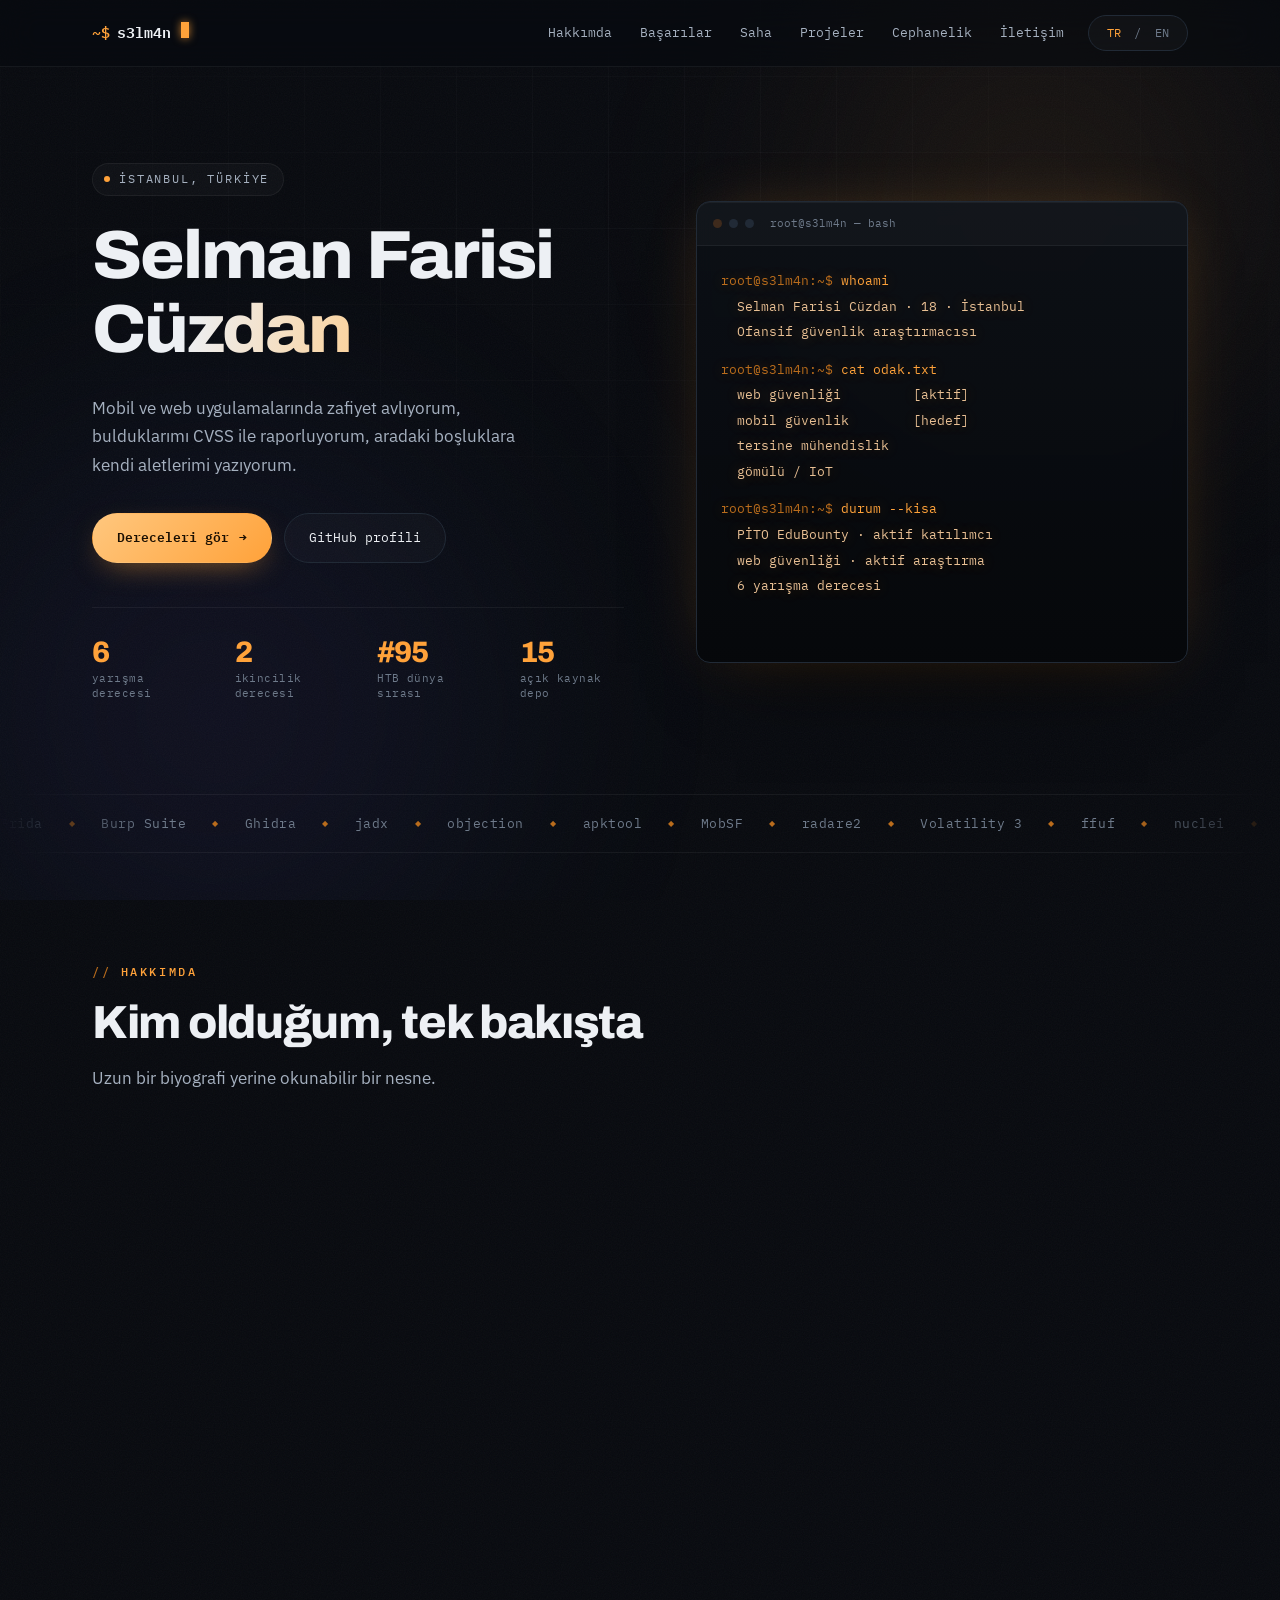
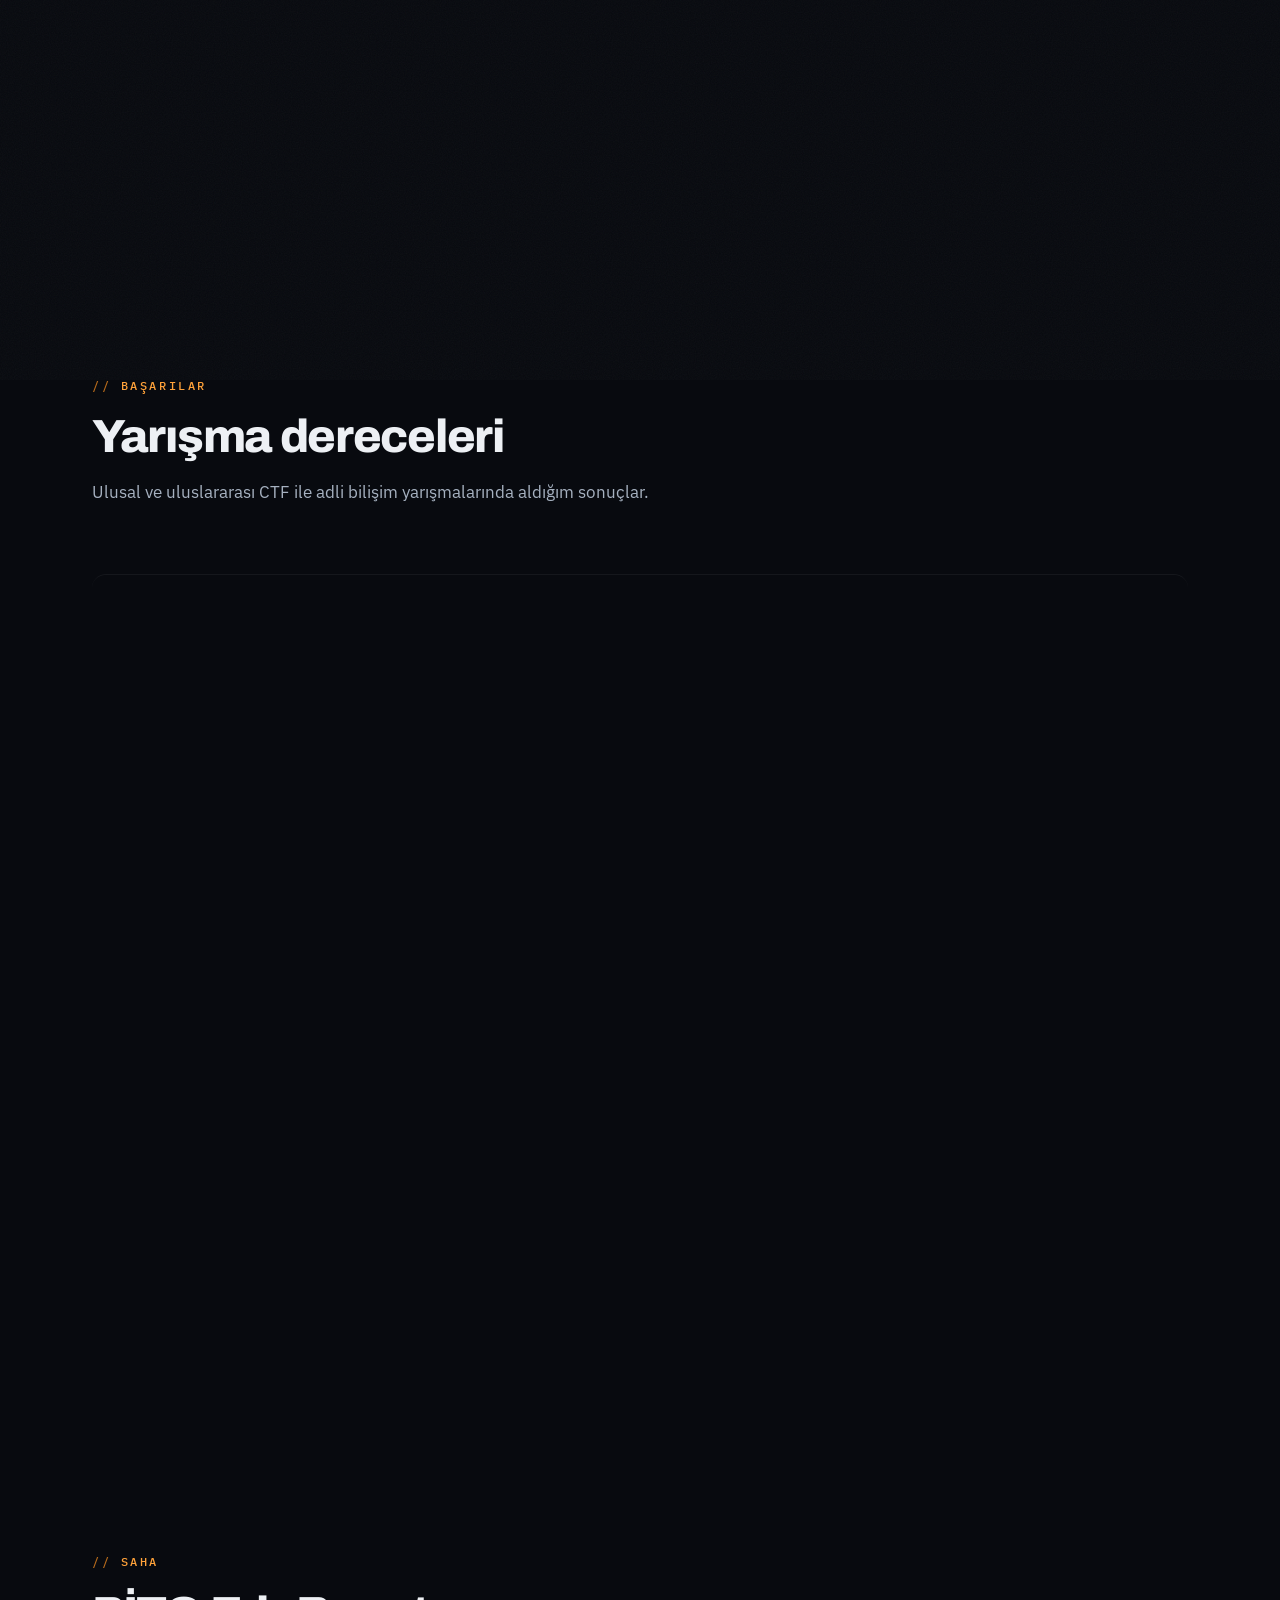
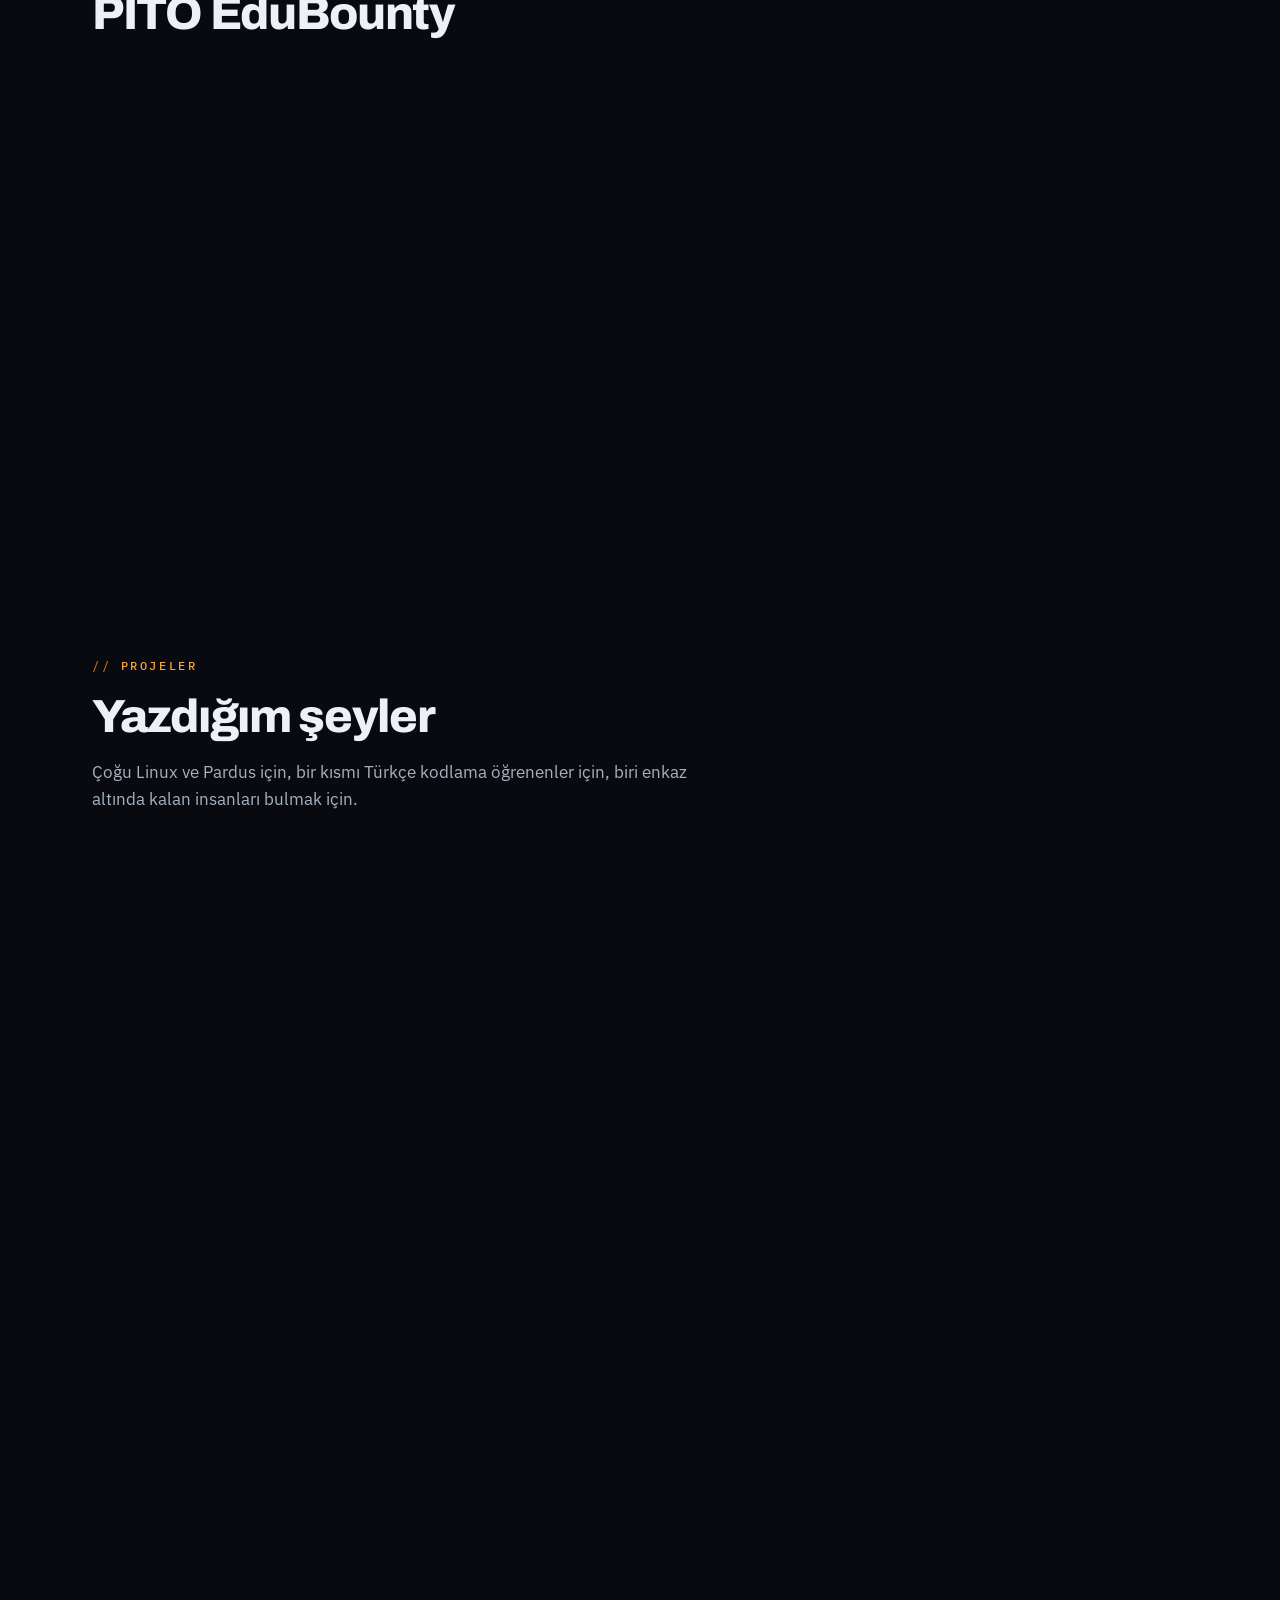
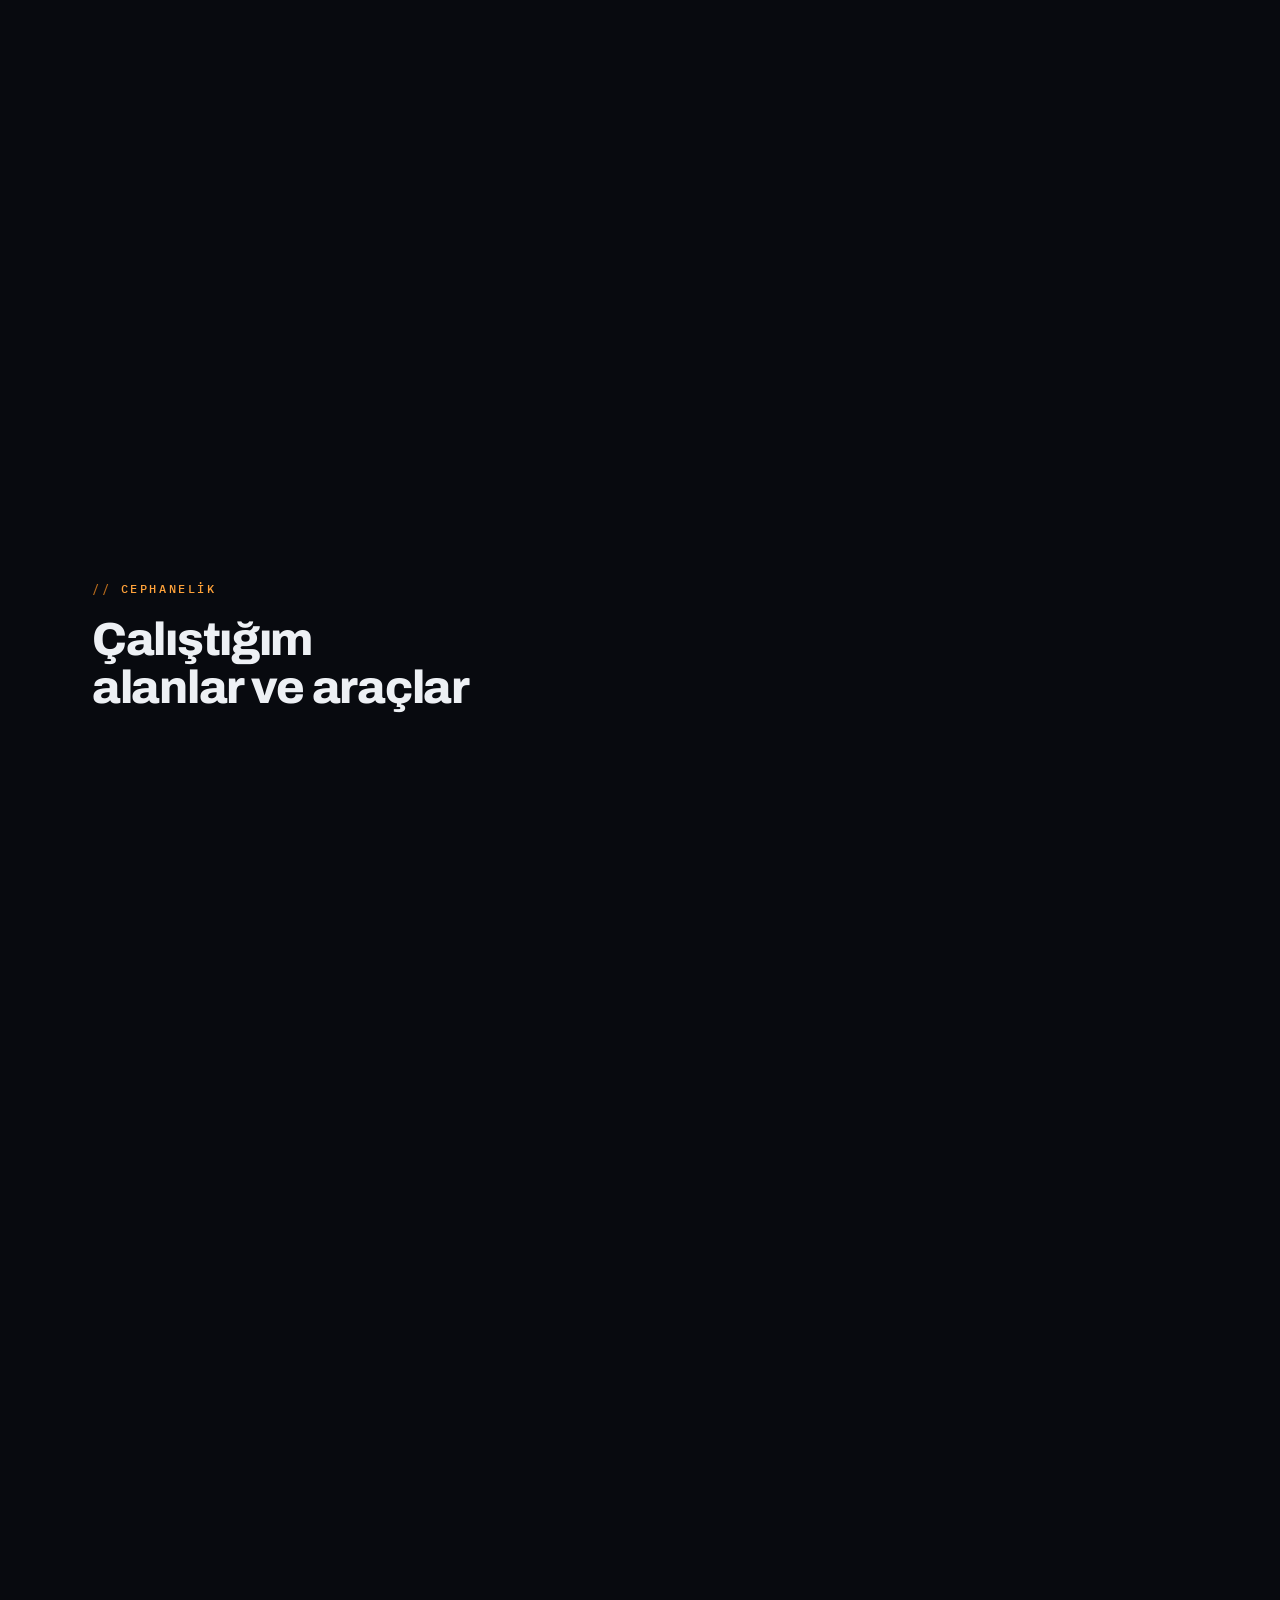
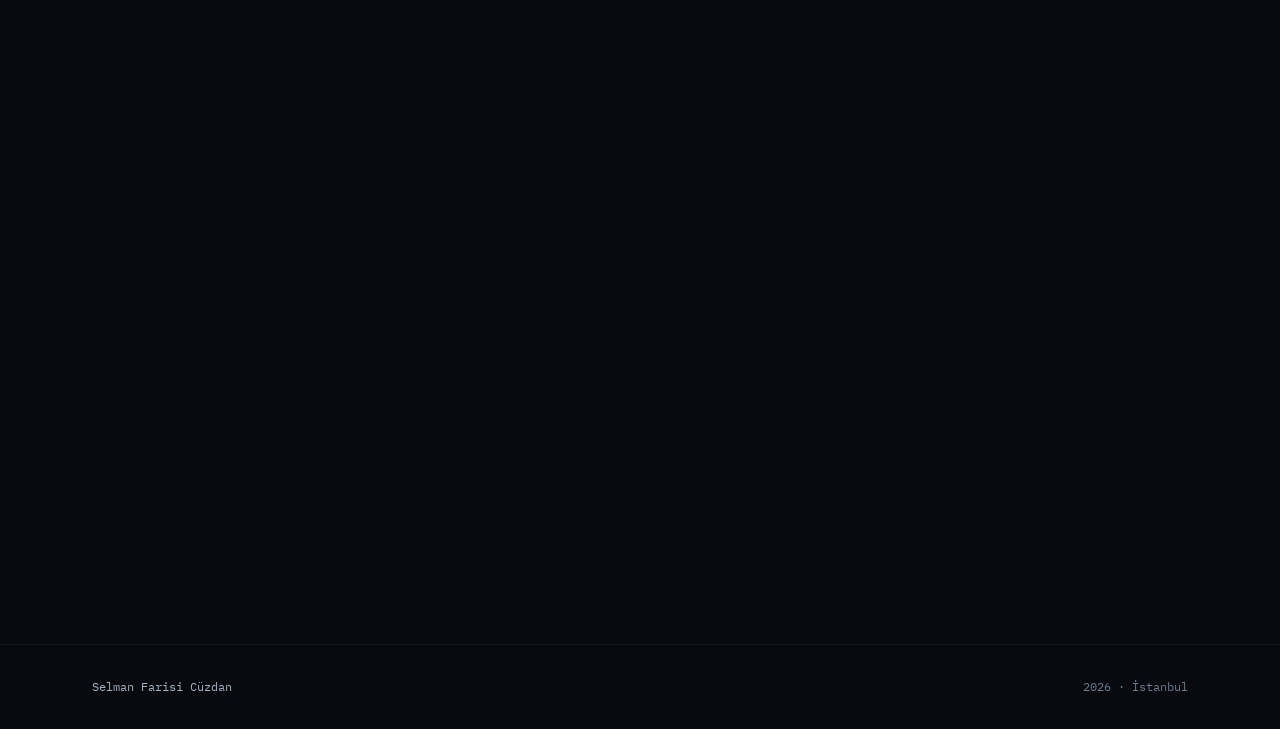
<file: index.html>
<!DOCTYPE html>
<html lang="tr">

<head>
  <meta charset="UTF-8">
  <meta name="viewport" content="width=device-width, initial-scale=1">

  <title>Selman Farisi Cüzdan — Ofansif Güvenlik Araştırmacısı</title>
  <meta name="description" content="Selman Farisi Cüzdan — ofansif güvenlik araştırmacısı, CTF yarışmacısı ve geliştirici. Mobil ve web güvenliği, tersine mühendislik, IoT.">
  <meta name="author" content="Selman Farisi Cüzdan">
  <meta name="theme-color" content="#080A0F">

  <meta property="og:type" content="profile">
  <meta property="og:title" content="Selman Farisi Cüzdan — Ofansif Güvenlik Araştırmacısı">
  <meta property="og:description" content="CTF derecelerinden saha pentestine: mobil ve web güvenliği, tersine mühendislik, IoT.">
  <meta property="og:url" content="https://selmancuzdan42.github.io/">
  <meta property="og:image" content="https://selmancuzdan42.github.io/assets/og.png">
  <meta property="og:image:width" content="1200">
  <meta property="og:image:height" content="630">
  <meta property="og:image:alt" content="Selman Farisi Cüzdan — ofansif güvenlik araştırmacısı">
  <meta property="og:site_name" content="Selman Farisi Cüzdan">
  <meta property="og:locale" content="tr_TR">
  <meta name="twitter:card" content="summary_large_image">
  <meta name="twitter:image" content="https://selmancuzdan42.github.io/assets/og.png">

  <link rel="icon" type="image/svg+xml" href="assets/favicon.svg">
  <link rel="canonical" href="https://selmancuzdan42.github.io/">

  <link rel="preconnect" href="https://fonts.googleapis.com">
  <link rel="preconnect" href="https://fonts.gstatic.com" crossorigin>
  <link href="https://fonts.googleapis.com/css2?family=Archivo:wdth,wght@62..125,100..900&family=IBM+Plex+Mono:wght@400;500;600&family=IBM+Plex+Sans:wght@400;500;600&display=swap" rel="stylesheet">

  <link rel="stylesheet" href="css/style.css">
</head>

<body>
  <!-- Açılış dizisi — JS bozulsa bile CSS 2.6sn'de kendini kapatır -->
  <div class="boot" id="boot" role="status" aria-label="Yükleniyor">
    <div class="boot__inner">
      <p class="boot__line"><span class="boot__prompt">root@s3lm4n:~$</span> <span id="boot-cmd"></span><span class="boot__caret"></span></p>
      <div class="boot__meter"><span class="boot__fill" id="boot-fill"></span></div>
      <p class="boot__pct"><span id="boot-pct">0</span>%</p>
    </div>
  </div>

  <a class="skip" href="#main" data-i18n="skip">İçeriğe geç</a>

  <!-- Atmosfer: mesh ışık + ızgara + grain -->
  <div class="atmos" aria-hidden="true">
    <span class="atmos__glow atmos__glow--warm"></span>
    <span class="atmos__glow atmos__glow--cool"></span>
    <span class="atmos__grid"></span>
  </div>
  <div class="grain" aria-hidden="true"></div>

  <div class="progress" aria-hidden="true"><span class="progress__bar" id="progress-bar"></span></div>

  <!-- ── Navigation ─────────────────────────────────────────── -->
  <header class="topbar">
    <div class="shell topbar__inner">
      <a class="brand" href="#top">
        <span class="brand__sigil">~$</span>
        <span class="brand__name">s3lm4n</span><span class="brand__caret" aria-hidden="true"></span>
      </a>

      <nav class="nav" aria-label="Ana menü">
        <a href="#about" data-i18n="nav.about">Hakkımda</a>
        <a href="#results" data-i18n="nav.results">Başarılar</a>
        <a href="#field" data-i18n="nav.field">Saha</a>
        <a href="#work" data-i18n="nav.work">Projeler</a>
        <a href="#arsenal" data-i18n="nav.arsenal">Cephanelik</a>
        <a href="#contact" data-i18n="nav.contact">İletişim</a>
      </nav>

      <div class="langswitch" role="group" aria-label="Dil / Language">
        <button type="button" class="langswitch__btn is-active" data-lang="tr">TR</button>
        <span class="langswitch__sep" aria-hidden="true">/</span>
        <button type="button" class="langswitch__btn" data-lang="en">EN</button>
      </div>
    </div>
  </header>

  <main id="main">
    <!-- ── Hero ─────────────────────────────────────────────── -->
    <section class="hero" id="top">
      <div class="shell hero__grid">

        <div class="hero__identity">
          <p class="tagline" data-reveal>
            <span class="tagline__dot" aria-hidden="true"></span>
            <span data-i18n="hero.eyebrow">İstanbul, Türkiye</span>
          </p>

          <h1 class="hero__name">
            <span class="kin"><span class="kin__in">Selman Farisi</span></span>
            <span class="kin"><span class="kin__in hero__name--mark">Cüzdan</span></span>
          </h1>

          <p class="hero__role" data-reveal data-i18n="hero.role">
            Ofansif güvenlik araştırmacısı ve geliştirici.
          </p>

          <div class="hero__actions" data-reveal>
            <a class="btn btn--solid" href="#results">
              <span data-i18n="hero.cta1">Dereceleri gör</span>
              <span class="btn__arrow" aria-hidden="true">→</span>
            </a>
            <a class="btn" href="https://github.com/selmancuzdan42" target="_blank" rel="noopener" data-i18n="hero.cta2">GitHub profili</a>
          </div>

          <dl class="tally" id="tally" data-reveal></dl>
        </div>

        <!-- Amber fosfor terminal -->
        <div class="crt" data-reveal>
          <div class="crt__bar">
            <span class="crt__dot"></span><span class="crt__dot"></span><span class="crt__dot"></span>
            <span class="crt__title">root@s3lm4n — bash</span>
          </div>
          <pre class="crt__screen" id="crt-screen" tabindex="0"></pre>
        </div>

      </div>

      <!-- Araç şeridi -->
      <div class="ticker" aria-hidden="true">
        <div class="ticker__track" id="ticker"></div>
      </div>
    </section>


    <!-- ── About: kod objesi + geçmiş ───────────────────────── -->
    <section class="band" id="about">
      <div class="shell">
        <header class="band__head">
          <p class="eyebrow"><span class="eyebrow__slash">//</span> <span data-i18n="about.eyebrow">Hakkımda</span></p>
          <h2 class="band__title" data-i18n="about.title">Kim olduğum, tek bakışta</h2>
          <p class="band__lede" data-i18n="about.lede">Uzun bir biyografi yerine okunabilir bir nesne.</p>
        </header>

        <div class="about">
          <div class="code" data-reveal>
            <div class="code__tab">
              <span class="code__dotset" aria-hidden="true">
                <span class="code__dot"></span><span class="code__dot"></span><span class="code__dot"></span>
              </span>
              <span class="code__file" id="code-file">selman.js</span>
            </div>
            <pre class="code__body" id="code-body" tabindex="0"></pre>
          </div>

          <div class="rail" data-reveal>
            <p class="rail__head"><span class="rail__prompt">$</span> <span data-i18n="about.timeline">Geçmiş</span></p>
            <ol class="rail__list" id="timeline"></ol>
          </div>
        </div>
      </div>
    </section>

    <!-- ── Results (signature: the leaderboard) ─────────────── -->
    <section class="band" id="results">
      <div class="shell">
        <header class="band__head">
          <p class="eyebrow"><span class="eyebrow__slash">//</span> <span data-i18n="results.eyebrow">Başarılar</span></p>
          <h2 class="band__title" data-i18n="results.title">Yarışma dereceleri</h2>
          <p class="band__lede" data-i18n="results.lede">
            Ulusal ve uluslararası CTF ile adli bilişim yarışmalarında aldığım sonuçlar.
          </p>
        </header>

        <ol class="board" id="board"></ol>
      </div>
    </section>

    <!-- ── Field work ───────────────────────────────────────── -->
    <section class="band" id="field">
      <div class="shell">
        <header class="band__head">
          <p class="eyebrow"><span class="eyebrow__slash">//</span> <span data-i18n="field.eyebrow">Saha</span></p>
          <h2 class="band__title" data-i18n="field.title">PİTO EduBounty</h2>
        </header>

        <div class="bento">
          <article class="tile tile--wide" data-reveal>
            <p class="tile__role">
              <span data-i18n="field.roleLabel">Rol</span>
              <strong data-i18n="field.role">Platform Koordinatörü</strong>
            </p>
            <p data-i18n="field.p1">
              Pendik İTO Ticaret MTAL bünyesinde yürüyen, KOBİ'lere yönelik
              eğitim odaklı bir bug bounty programı.
            </p>
            <p data-i18n="field.p2">
              Açık takibini ve raporlama süreçlerini yürütüyorum.
            </p>
            <p class="tile__note" data-i18n="field.note">
              Hedef bilgileri ve bulgu detayları gizlilik taahhüdü kapsamındadır.
            </p>
          </article>

          <div class="bento__facts" id="facts"></div>
        </div>
      </div>
    </section>

    <!-- ── Projects ─────────────────────────────────────────── -->
    <section class="band" id="work">
      <div class="shell">
        <header class="band__head">
          <p class="eyebrow"><span class="eyebrow__slash">//</span> <span data-i18n="work.eyebrow">Projeler</span></p>
          <h2 class="band__title" data-i18n="work.title">Yazdığım şeyler</h2>
          <p class="band__lede" data-i18n="work.lede">
            Çoğu Linux ve Pardus için, bir kısmı Türkçe kodlama öğrenenler için,
            biri enkaz altında kalan insanları bulmak için.
          </p>
        </header>

        <div class="cards" id="cards"></div>
      </div>
    </section>

    <!-- ── Arsenal ──────────────────────────────────────────── -->
    <section class="band" id="arsenal">
      <div class="shell">
        <header class="band__head">
          <p class="eyebrow"><span class="eyebrow__slash">//</span> <span data-i18n="arsenal.eyebrow">Cephanelik</span></p>
          <h2 class="band__title" data-i18n="arsenal.title">Çalıştığım alanlar ve araçlar</h2>
        </header>

        <div class="racks" id="racks"></div>
      </div>
    </section>

    <!-- ── Contact ──────────────────────────────────────────── -->
    <section class="band band--end" id="contact">
      <div class="shell">
        <div class="callout" data-reveal>
          <div class="callout__head">
            <p class="eyebrow"><span class="eyebrow__slash">//</span> <span data-i18n="contact.eyebrow">İletişim</span></p>
            <h2 class="callout__title" data-i18n="contact.title">Bir zafiyet, bir proje ya da bir soru</h2>
            <p class="band__lede" data-i18n="contact.lede">
              En hızlı yol e-posta. Yarışma, staj ve program iş birlikleri için de aynı adres.
            </p>
          </div>

          <ul class="links" id="links"></ul>
        </div>
      </div>
    </section>
  </main>

  <footer class="foot">
    <div class="shell foot__inner">
      <p class="foot__sig">Selman Farisi Cüzdan</p>
      <p class="foot__meta"><span id="year">2026</span> · <span data-i18n="foot.built">İstanbul</span></p>
    </div>
  </footer>

  <script src="js/content.js"></script>
  <script src="js/main.js"></script>
</body>

</html>
</file>
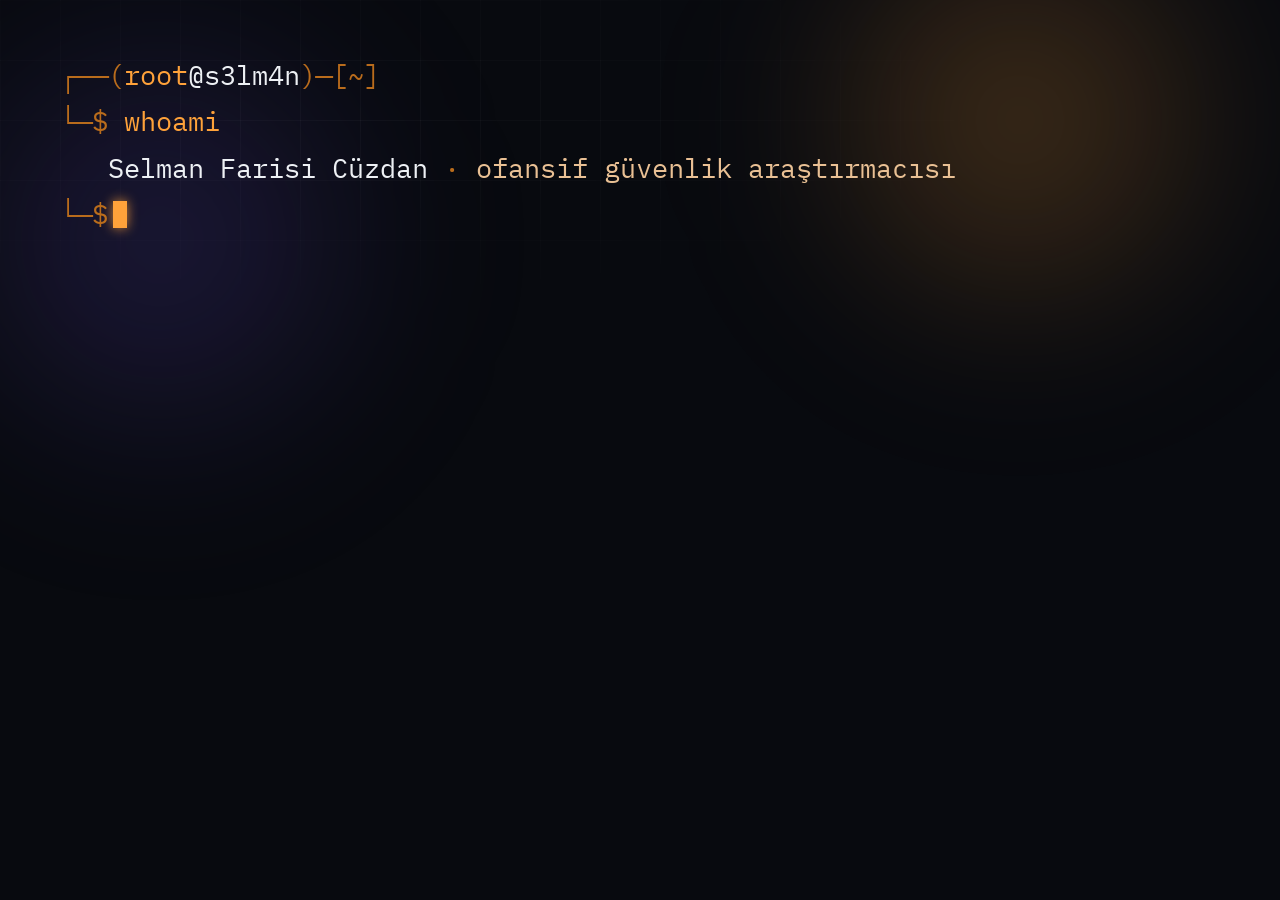
<file: assets/banner.html>
<!DOCTYPE html><html lang="tr"><head><meta charset="UTF-8">
<meta name="robots" content="noindex">
<link rel="preconnect" href="https://fonts.googleapis.com">
<link rel="preconnect" href="https://fonts.gstatic.com" crossorigin>
<link href="https://fonts.googleapis.com/css2?family=IBM+Plex+Mono:wght@400;500;600&display=swap" rel="stylesheet">
<style>
 *{box-sizing:border-box;margin:0}
 body{width:1200px;height:300px;overflow:hidden;position:relative;background:#080A0F;
   font-family:'IBM Plex Mono',monospace}
 .ga,.gb{position:absolute;border-radius:50%;filter:blur(80px)}
 .ga{top:-140px;right:-80px;width:520px;height:520px;
   background:radial-gradient(circle,rgba(255,162,58,.28),transparent 68%)}
 .gb{bottom:-200px;left:-100px;width:520px;height:520px;
   background:radial-gradient(circle,rgba(106,79,216,.26),transparent 70%)}
 .grid{position:absolute;inset:0;
   background-image:linear-gradient(to right,rgba(255,255,255,.03) 1px,transparent 1px),
                    linear-gradient(to bottom,rgba(255,255,255,.03) 1px,transparent 1px);
   background-size:60px 60px;
   -webkit-mask-image:radial-gradient(ellipse 80% 90% at 30% 40%,#000,transparent 76%)}
 .t{position:relative;padding:52px 60px;font-size:27px;line-height:1.72;color:#E9C094}
 .a{color:#FFA23A}.d{color:#B96C1C}.w{color:#EDF0F4}
 .cur{display:inline-block;width:14px;height:27px;background:#FFA23A;
   box-shadow:0 0 12px rgba(255,162,58,.8);vertical-align:-4px;margin-left:5px}
</style></head><body>
<div class="ga"></div><div class="gb"></div><div class="grid"></div>
<div class="t">
<div><span class="d">┌──(</span><span class="a">root</span><span class="w">@s3lm4n</span><span class="d">)─[</span><span class="d">~</span><span class="d">]</span></div>
<div><span class="d">└─$</span> <span class="a">whoami</span></div>
<div><span class="w">&nbsp;&nbsp;&nbsp;Selman Farisi Cüzdan</span> <span class="d">·</span> ofansif güvenlik araştırmacısı</div>
<div><span class="d">└─$</span><span class="cur"></span></div>
</div></body></html>
</file>
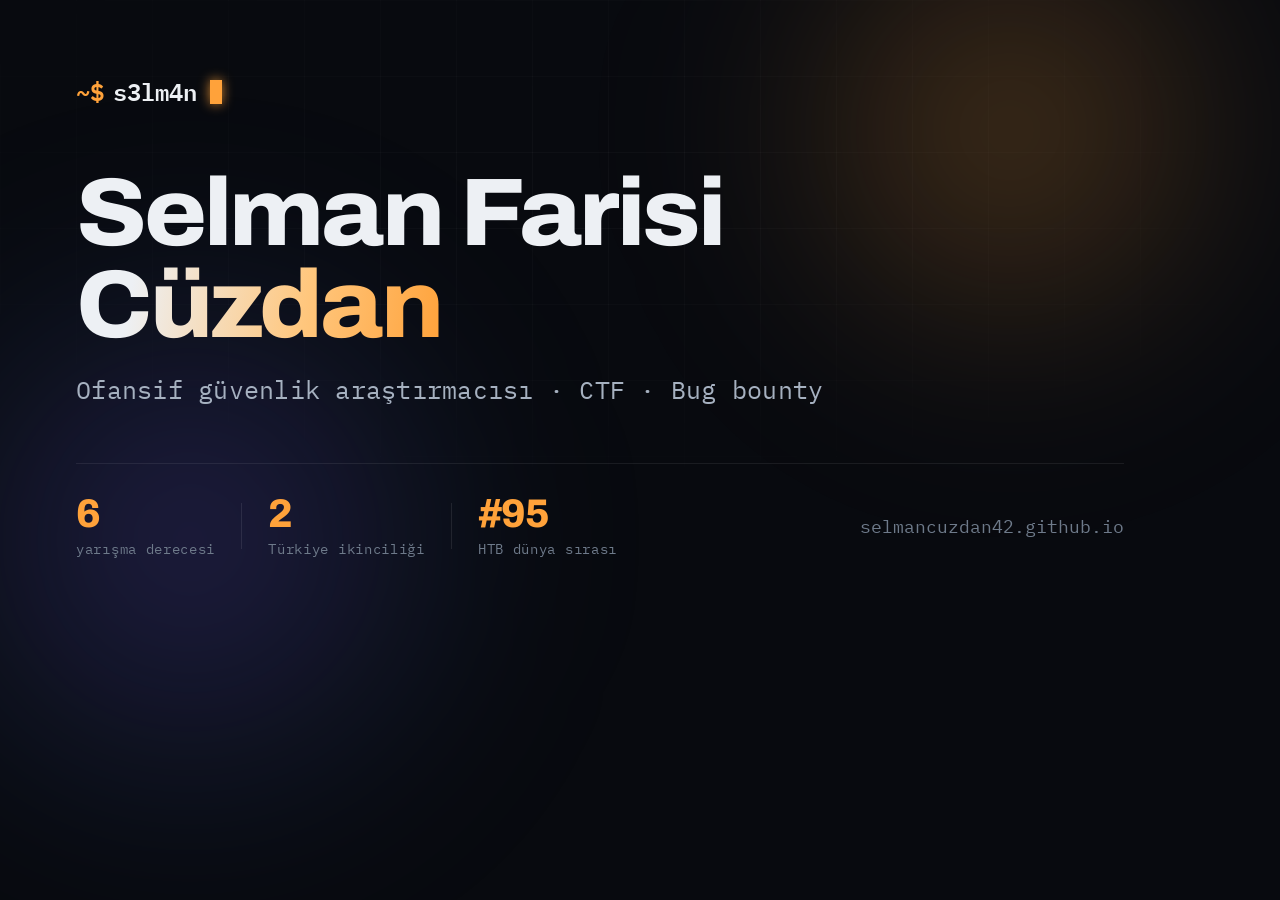
<file: assets/og.html>
<!DOCTYPE html>
<html lang="tr">
<head>
<meta charset="UTF-8">
<meta name="robots" content="noindex">
<link rel="preconnect" href="https://fonts.googleapis.com">
<link rel="preconnect" href="https://fonts.gstatic.com" crossorigin>
<link href="https://fonts.googleapis.com/css2?family=Archivo:wdth,wght@62..125,100..900&family=IBM+Plex+Mono:wght@400;500;600&display=swap" rel="stylesheet">
<style>
  * { box-sizing: border-box; margin: 0; }
  body {
    width: 1200px; height: 630px; overflow: hidden; position: relative;
    background: #080A0F; color: #EDF0F4;
    font-family: 'Archivo', sans-serif; -webkit-font-smoothing: antialiased;
  }
  .glow-a, .glow-b { position: absolute; border-radius: 50%; filter: blur(90px); }
  .glow-a { top: -180px; right: -120px; width: 620px; height: 620px;
    background: radial-gradient(circle, rgba(255,162,58,.30), rgba(255,162,58,.06) 46%, transparent 70%); }
  .glow-b { bottom: -240px; left: -140px; width: 660px; height: 660px;
    background: radial-gradient(circle, rgba(106,79,216,.30), rgba(76,127,232,.08) 48%, transparent 72%); }
  .grid { position: absolute; inset: 0;
    background-image:
      linear-gradient(to right, rgba(255,255,255,.032) 1px, transparent 1px),
      linear-gradient(to bottom, rgba(255,255,255,.032) 1px, transparent 1px);
    background-size: 76px 76px;
    -webkit-mask-image: radial-gradient(ellipse 88% 70% at 50% 30%, #000, transparent 78%); }

  .wrap { position: relative; height: 100%; padding: 72px 76px;
    display: flex; flex-direction: column; justify-content: space-between; }

  .mark { display: flex; align-items: baseline; gap: 9px;
    font-family: 'IBM Plex Mono', monospace; font-size: 24px; font-weight: 600; }
  .mark i { color: #FFA23A; font-style: normal; }
  .caret { display: inline-block; width: 12px; height: 24px; margin-left: 4px;
    background: #FFA23A; box-shadow: 0 0 12px rgba(255,162,58,.8); transform: translateY(3px); }

  h1 { font-size: 96px; font-weight: 800; line-height: .96; letter-spacing: -.03em;
    font-variation-settings: 'wdth' 106; }
  h1 .amber { background: linear-gradient(100deg, #EDF0F4 0%, #EDF0F4 16%, #FFC77E 62%, #FFA23A 100%);
    -webkit-background-clip: text; -webkit-text-fill-color: transparent; }
  .role { margin-top: 22px; font-family: 'IBM Plex Mono', monospace;
    font-size: 25px; letter-spacing: .01em; color: #A6B1C0; }

  .strip { display: flex; align-items: center; gap: 26px; padding-top: 30px;
    border-top: 1px solid rgba(255,255,255,.075); }
  .stat b { display: block; font-size: 40px; font-weight: 800; letter-spacing: -.035em;
    color: #FFA23A; font-variation-settings: 'wdth' 98; line-height: 1; }
  .stat span { display: block; margin-top: 6px; font-family: 'IBM Plex Mono', monospace;
    font-size: 14px; letter-spacing: .05em; color: #6E7A8A; }
  .sep { width: 1px; height: 46px; background: rgba(255,255,255,.09); }
  .url { margin-left: auto; font-family: 'IBM Plex Mono', monospace;
    font-size: 18px; color: #6E7A8A; }
</style>
</head>
<body>
  <div class="glow-a"></div><div class="glow-b"></div><div class="grid"></div>

  <div class="wrap">
    <p class="mark"><i>~$</i> s3lm4n<span class="caret"></span></p>

    <div>
      <h1>Selman Farisi<br><span class="amber">Cüzdan</span></h1>
      <p class="role">Ofansif güvenlik araştırmacısı · CTF · Bug bounty</p>
    </div>

    <div class="strip">
      <div class="stat"><b>6</b><span>yarışma derecesi</span></div>
      <div class="sep"></div>
      <div class="stat"><b>2</b><span>Türkiye ikinciliği</span></div>
      <div class="sep"></div>
      <div class="stat"><b>#95</b><span>HTB dünya sırası</span></div>
      <p class="url">selmancuzdan42.github.io</p>
    </div>
  </div>
</body>
</html>
</file>
<file: css/style.css>
/* ============================================================
   Selman Farisi Cüzdan — portfolyo
   Yön: mürekkep zemin · mesh ışık · grain · amber fosfor aksan
   ============================================================ */

/* ── Tokens ─────────────────────────────────────────────── */
:root {
  --ink-0: #080A0F;
  --ink-1: #0C1016;
  --ink-2: #11161E;
  --ink-3: #161D27;

  --line: #212A36;
  --line-soft: #161E28;
  --hair: rgba(255, 255, 255, .055);

  --bone: #EDF0F4;
  --mute: #A6B1C0;
  --dim: #6E7A8A;

  --amber: #FFA23A;
  --amber-hi: #FFC77E;
  --amber-deep: #B96C1C;
  --violet: #6A4FD8;
  --ice: #4C7FE8;

  --display: 'Archivo', 'Helvetica Neue', Arial, sans-serif;
  --sans: 'IBM Plex Sans', system-ui, -apple-system, sans-serif;
  --mono: 'IBM Plex Mono', 'SFMono-Regular', Consolas, monospace;

  --shell: 1200px;
  --gut: clamp(20px, 5vw, 52px);
  --band-pad: clamp(72px, 8.5vw, 116px);

  --ease: cubic-bezier(.2, .7, .3, 1);
  --swift: cubic-bezier(.32, .9, .28, 1);
  --t-fast: .2s;
  --t-mid: .34s;
  --t-slow: .68s;

  --r: 14px;
  --r-sm: 8px;
}

/* ── Reset ──────────────────────────────────────────────── */
*, *::before, *::after { box-sizing: border-box; }

html { -webkit-text-size-adjust: 100%; scroll-behavior: smooth; }

body {
  margin: 0;
  background: var(--ink-0);
  color: var(--bone);
  font-family: var(--sans);
  font-size: 16.5px;
  line-height: 1.64;
  -webkit-font-smoothing: antialiased;
  overflow-x: hidden;
}

h1, h2, h3 {
  margin: 0;
  font-family: var(--display);
  font-weight: 800;
  line-height: 1.03;
  letter-spacing: -.028em;
}
p { margin: 0 0 1.05em; }
p:last-child { margin-bottom: 0; }
ul, ol, dl { margin: 0; padding: 0; list-style: none; }
dd, dt { margin: 0; }
a { color: inherit; text-decoration: none; }
button { font: inherit; color: inherit; background: none; border: 0; cursor: pointer; }

:focus-visible { outline: 2px solid var(--amber); outline-offset: 3px; border-radius: 3px; }

.shell {
  position: relative;
  width: 100%;
  max-width: var(--shell);
  margin-inline: auto;
  padding-inline: var(--gut);
}

.skip {
  position: absolute;
  left: -9999px;
  top: 0;
  z-index: 300;
  padding: 12px 18px;
  background: var(--amber);
  color: var(--ink-0);
  font-family: var(--mono);
  font-size: .82rem;
}
.skip:focus { left: 12px; top: 12px; }


/* ── Açılış dizisi ──────────────────────────────────────── */
.boot {
  position: fixed;
  inset: 0;
  z-index: 400;
  display: grid;
  place-items: center;
  background: var(--ink-0);
  clip-path: inset(0 0 0 0);
  /* güvenlik ağı: JS çalışmasa da kendini kapatır */
  animation: bootFail .001s linear 2.6s forwards;
}
@keyframes bootFail { to { clip-path: inset(0 0 100% 0); visibility: hidden; } }

.boot::after {
  content: "";
  position: absolute;
  inset: 0;
  background: radial-gradient(ellipse 70% 50% at 50% 50%, rgba(255, 162, 58, .09), transparent 70%);
  pointer-events: none;
}

.boot.is-done {
  animation: none;
  clip-path: inset(0 0 100% 0);
  visibility: hidden;
  transition: clip-path .62s cubic-bezier(.76, 0, .24, 1), visibility 0s linear .62s;
}

.boot__inner {
  position: relative;
  z-index: 1;
  width: min(340px, 76vw);
  font-family: var(--mono);
}

.boot__line {
  margin: 0 0 16px;
  font-size: .84rem;
  color: var(--bone);
  white-space: nowrap;
}
.boot__prompt { color: var(--amber-deep); }
.boot__caret {
  display: inline-block;
  width: .5em;
  height: 1em;
  margin-left: 2px;
  vertical-align: -.14em;
  background: var(--amber);
  animation: blink 1s steps(2, start) infinite;
}

.boot__meter {
  height: 3px;
  border-radius: 100px;
  background: rgba(255, 255, 255, .07);
  overflow: hidden;
}
.boot__fill {
  display: block;
  width: 0;
  height: 100%;
  background: linear-gradient(90deg, var(--amber-deep), var(--amber), var(--amber-hi));
  box-shadow: 0 0 14px rgba(255, 162, 58, .6);
}
.boot__pct {
  margin: 10px 0 0;
  text-align: right;
  font-size: .7rem;
  letter-spacing: .1em;
  color: var(--dim);
  font-variant-numeric: tabular-nums;
}

/* açılış sürerken hero animasyonları beklesin */
html.is-booting .kin__in { animation-play-state: paused; }
html.is-booting { overflow: hidden; }

/* ── Atmosfer ───────────────────────────────────────────── */
.atmos {
  position: fixed;
  inset: 0;
  z-index: 0;
  pointer-events: none;
  overflow: hidden;
}

.atmos__glow {
  position: absolute;
  border-radius: 50%;
  filter: blur(90px);
  opacity: .5;
}
.atmos__glow--warm {
  top: -22vh;
  right: -12vw;
  width: 62vw;
  height: 62vw;
  max-width: 900px;
  max-height: 900px;
  background: radial-gradient(circle, rgba(255, 162, 58, .2) 0%, rgba(255, 162, 58, .05) 45%, transparent 70%);
  animation: drift 26s var(--ease) infinite alternate;
}
.atmos__glow--cool {
  bottom: -26vh;
  left: -16vw;
  width: 66vw;
  height: 66vw;
  max-width: 960px;
  max-height: 960px;
  background: radial-gradient(circle, rgba(106, 79, 216, .22) 0%, rgba(76, 127, 232, .07) 48%, transparent 72%);
  animation: drift 32s var(--ease) infinite alternate-reverse;
}
@keyframes drift {
  from { transform: translate3d(0, 0, 0) scale(1); }
  to { transform: translate3d(-4%, 5%, 0) scale(1.12); }
}

.atmos__grid {
  position: absolute;
  inset: 0;
  background-image:
    linear-gradient(to right, rgba(255, 255, 255, .028) 1px, transparent 1px),
    linear-gradient(to bottom, rgba(255, 255, 255, .028) 1px, transparent 1px);
  background-size: 76px 76px;
  -webkit-mask-image: radial-gradient(ellipse 90% 60% at 50% 22%, #000 0%, transparent 78%);
  mask-image: radial-gradient(ellipse 90% 60% at 50% 22%, #000 0%, transparent 78%);
}

.grain {
  position: fixed;
  inset: -120%;
  z-index: 1;
  pointer-events: none;
  opacity: .042;
  background-image: url("data:image/svg+xml,%3Csvg xmlns='http://www.w3.org/2000/svg' width='220' height='220'%3E%3Cfilter id='n'%3E%3CfeTurbulence type='fractalNoise' baseFrequency='.86' numOctaves='3' stitchTiles='stitch'/%3E%3C/filter%3E%3Crect width='100%25' height='100%25' filter='url(%23n)'/%3E%3C/svg%3E");
  animation: grain 7s steps(6) infinite;
}
@keyframes grain {
  0% { transform: translate(0, 0); }
  20% { transform: translate(-6%, 3%); }
  40% { transform: translate(4%, -5%); }
  60% { transform: translate(-3%, 6%); }
  80% { transform: translate(5%, 2%); }
  100% { transform: translate(0, 0); }
}

/* içerik atmosferin üstünde */
.topbar, main, .foot, .progress { position: relative; z-index: 2; }

/* ── Scroll progress ────────────────────────────────────── */
.progress {
  position: fixed;
  top: 0;
  left: 0;
  z-index: 150;
  width: 100%;
  height: 2px;
  background: transparent;
}
.progress__bar {
  display: block;
  height: 100%;
  width: 0;
  background: linear-gradient(90deg, var(--amber-deep), var(--amber), var(--amber-hi));
  box-shadow: 0 0 12px rgba(255, 162, 58, .55);
}

/* ── Ortak: eyebrow ─────────────────────────────────────── */
.eyebrow {
  margin: 0 0 18px;
  font-family: var(--mono);
  font-size: .73rem;
  font-weight: 500;
  letter-spacing: .22em;
  text-transform: uppercase;
  color: var(--amber);
}
.eyebrow__slash { color: var(--amber-deep); }

/* ── Topbar ─────────────────────────────────────────────── */
.topbar {
  position: sticky;
  top: 0;
  z-index: 100;
  background: rgba(8, 10, 15, .62);
  backdrop-filter: blur(18px) saturate(1.3);
  -webkit-backdrop-filter: blur(18px) saturate(1.3);
  border-bottom: 1px solid var(--hair);
}

.topbar__inner {
  display: flex;
  align-items: center;
  gap: 24px;
  height: 66px;
}

.brand {
  display: inline-flex;
  align-items: baseline;
  gap: 7px;
  font-family: var(--mono);
  font-size: .95rem;
  font-weight: 600;
}
.brand__sigil { color: var(--amber); }
.brand__name { animation: softblink 1.6s steps(1, end) infinite; }
.brand__caret {
  display: inline-block;
  width: .52em;
  height: 1em;
  margin-left: 3px;
  vertical-align: -.12em;
  background: var(--amber);
  box-shadow: 0 0 9px rgba(255, 162, 58, .75);
  animation: softblink 1.6s steps(1, end) infinite;
}
@keyframes softblink {
  0%, 55% { opacity: 1; }
  56%, 100% { opacity: .32; }
}

.nav {
  display: flex;
  gap: 28px;
  margin-left: auto;
  font-family: var(--mono);
  font-size: .8rem;
}
.nav a {
  position: relative;
  padding: 4px 0;
  color: var(--mute);
  transition: color var(--t-fast) var(--ease);
}
.nav a::after {
  content: "";
  position: absolute;
  left: 0;
  bottom: 0;
  width: 100%;
  height: 1px;
  background: var(--amber);
  transform: scaleX(0);
  transform-origin: left;
  transition: transform var(--t-mid) var(--swift);
}
.nav a:hover,
.nav a.is-active { color: var(--bone); }
.nav a:hover::after,
.nav a.is-active::after { transform: scaleX(1); }
.nav a.is-active { color: var(--amber); }

.langswitch {
  display: inline-flex;
  align-items: center;
  gap: 7px;
  padding: 6px 12px;
  border: 1px solid var(--line);
  border-radius: 100px;
  background: rgba(255, 255, 255, .022);
  font-family: var(--mono);
  font-size: .73rem;
  letter-spacing: .1em;
}
.langswitch__sep { color: var(--dim); }
.langswitch__btn { color: var(--dim); transition: color var(--t-fast) var(--ease); }
.langswitch__btn:hover { color: var(--bone); }
.langswitch__btn.is-active { color: var(--amber); }

/* ── Hero ───────────────────────────────────────────────── */
.hero { padding-block: clamp(52px, 8vw, 96px) 0; }

.hero__grid {
  display: grid;
  grid-template-columns: minmax(0, 1.04fr) minmax(0, .96fr);
  gap: clamp(36px, 6vw, 72px);
  align-items: center;
  padding-bottom: clamp(56px, 8vw, 92px);
}

.tagline {
  display: inline-flex;
  align-items: center;
  gap: 9px;
  margin: 0 0 24px;
  padding: 6px 14px 6px 11px;
  border: 1px solid var(--hair);
  border-radius: 100px;
  background: rgba(255, 255, 255, .028);
  font-family: var(--mono);
  font-size: .72rem;
  letter-spacing: .16em;
  text-transform: uppercase;
  color: var(--mute);
}
.tagline__dot {
  width: 6px;
  height: 6px;
  border-radius: 50%;
  background: var(--amber);
  box-shadow: 0 0 0 0 rgba(255, 162, 58, .6);
  animation: pulse 2.4s var(--ease) infinite;
}
@keyframes pulse {
  0% { box-shadow: 0 0 0 0 rgba(255, 162, 58, .5); }
  70% { box-shadow: 0 0 0 8px rgba(255, 162, 58, 0); }
  100% { box-shadow: 0 0 0 0 rgba(255, 162, 58, 0); }
}

.hero__name {
  margin: 0 0 26px;
  font-size: clamp(2.5rem, 6vw, 4.25rem);
  font-variation-settings: 'wdth' 106, 'wght' 800;
}

/* kinetik satır girişi */
.kin { display: block; overflow: hidden; padding-bottom: .06em; }
.kin__in {
  display: block;
  transform: translateY(105%);
  animation: rise .95s var(--swift) forwards;
}
.kin:nth-child(2) .kin__in { animation-delay: .12s; }
@keyframes rise { to { transform: translateY(0); } }

.hero__name--mark {
  background: linear-gradient(100deg, var(--bone) 0%, var(--bone) 18%, var(--amber-hi) 62%, var(--amber) 100%);
  -webkit-background-clip: text;
  background-clip: text;
  -webkit-text-fill-color: transparent;
  color: transparent;
}

.hero__role {
  max-width: 44ch;
  margin-bottom: 34px;
  color: var(--mute);
  font-size: 1.08rem;
}

.hero__actions { display: flex; flex-wrap: wrap; gap: 12px; margin-bottom: 44px; }

.btn {
  position: relative;
  display: inline-flex;
  align-items: center;
  gap: 10px;
  padding: 13px 24px;
  border: 1px solid var(--line);
  border-radius: 100px;
  background: rgba(255, 255, 255, .022);
  font-family: var(--mono);
  font-size: .82rem;
  color: var(--bone);
  transition: border-color var(--t-fast) var(--ease), color var(--t-fast) var(--ease),
              background-color var(--t-fast) var(--ease), transform var(--t-fast) var(--ease);
}
.btn:hover { border-color: rgba(255, 162, 58, .55); color: var(--amber); transform: translateY(-2px); }
.btn__arrow { transition: transform var(--t-mid) var(--swift); }
.btn:hover .btn__arrow { transform: translateX(4px); }

.btn--solid {
  background: linear-gradient(135deg, var(--amber-hi), var(--amber));
  border-color: transparent;
  color: #1A0F02;
  font-weight: 600;
  box-shadow: 0 10px 30px -12px rgba(255, 162, 58, .6);
}
.btn--solid:hover {
  color: #1A0F02;
  border-color: transparent;
  box-shadow: 0 16px 38px -12px rgba(255, 162, 58, .75);
}

/* sayaçlar */
.tally {
  display: grid;
  grid-template-columns: repeat(4, minmax(0, auto));
  gap: clamp(18px, 3vw, 38px);
  padding-top: 28px;
  border-top: 1px solid var(--hair);
}
.tally__n {
  font-family: var(--display);
  font-size: clamp(1.35rem, 2.4vw, 1.85rem);
  font-weight: 800;
  font-variation-settings: 'wdth' 98;
  letter-spacing: -.03em;
  color: var(--amber);
  line-height: 1.1;
}
.tally__l {
  margin-top: 3px;
  font-family: var(--mono);
  font-size: .68rem;
  letter-spacing: .04em;
  color: var(--dim);
  max-width: 13ch;
  line-height: 1.4;
}

/* ── CRT terminal ───────────────────────────────────────── */
.crt {
  position: relative;
  border: 1px solid var(--line);
  border-radius: var(--r);
  background: linear-gradient(180deg, rgba(12, 16, 22, .92), rgba(6, 8, 11, .96));
  backdrop-filter: blur(8px);
  -webkit-backdrop-filter: blur(8px);
  box-shadow:
    inset 0 1px 0 rgba(255, 255, 255, .05),
    0 0 60px -20px rgba(255, 162, 58, .28),
    0 40px 80px -40px rgba(0, 0, 0, .95);
  overflow: hidden;
}

.crt__bar {
  display: flex;
  align-items: center;
  gap: 7px;
  padding: 12px 16px;
  border-bottom: 1px solid var(--hair);
  background: rgba(255, 255, 255, .022);
}
.crt__dot { width: 9px; height: 9px; border-radius: 50%; background: var(--line); }
.crt__dot:first-child { background: #3E2A1C; }
.crt__title {
  margin-left: 9px;
  font-family: var(--mono);
  font-size: .71rem;
  color: var(--dim);
}

.crt__screen {
  margin: 0;
  padding: 22px clamp(15px, 2.4vw, 24px) 26px;
  font-family: var(--mono);
  font-size: clamp(.74rem, 1.12vw, .84rem);
  line-height: 1.9;
  color: var(--amber);
  text-shadow: 0 0 14px rgba(255, 162, 58, .3);
  white-space: pre;
  overflow-x: auto;
}
.crt__line { display: block; }
.crt__gap { display: block; height: .9em; }
.crt__prompt { color: var(--amber-deep); }
.crt__out { color: #E9C094; }
.crt__cursor {
  display: inline-block;
  width: .55em;
  height: 1.05em;
  margin-left: 2px;
  vertical-align: text-bottom;
  background: var(--amber);
  box-shadow: 0 0 10px rgba(255, 162, 58, .8);
  animation: blink 1.1s steps(2, start) infinite;
}
@keyframes blink { 50% { opacity: 0; } }

/* ── Araç şeridi ────────────────────────────────────────── */
.ticker {
  position: relative;
  padding: 18px 0;
  border-top: 1px solid var(--hair);
  border-bottom: 1px solid var(--hair);
  overflow: hidden;
  -webkit-mask-image: linear-gradient(90deg, transparent, #000 12%, #000 88%, transparent);
  mask-image: linear-gradient(90deg, transparent, #000 12%, #000 88%, transparent);
}
.ticker__track {
  display: flex;
  width: max-content;
  gap: 0;
  animation: slide 46s linear infinite;
}
.ticker:hover .ticker__track { animation-play-state: paused; }
@keyframes slide { to { transform: translateX(-50%); } }

.ticker__item {
  display: inline-flex;
  align-items: center;
  gap: 26px;
  padding-right: 26px;
  font-family: var(--mono);
  font-size: .82rem;
  letter-spacing: .04em;
  color: var(--dim);
  white-space: nowrap;
}
.ticker__item::after { content: "◆"; font-size: .5rem; color: var(--amber-deep); }

/* ── Bands ──────────────────────────────────────────────── */
.band { padding-block: var(--band-pad); }
section[id] { scroll-margin-top: 86px; }
.band--end { padding-bottom: clamp(64px, 9vw, 108px); }

.band__head { max-width: 60ch; margin-bottom: clamp(42px, 5.5vw, 68px); }
.band__title {
  font-size: clamp(1.85rem, 3.8vw, 2.9rem);
  font-variation-settings: 'wdth' 100, 'wght' 800;
  text-wrap: balance;
}
.band__lede { margin-top: 18px; color: var(--mute); font-size: 1.05rem; }

/* ── Leaderboard (imza) ─────────────────────────────────── */
.board {
  border-top: 1px solid var(--hair);
  border-radius: var(--r);
  overflow: hidden;
}

.board__row {
  position: relative;
  display: grid;
  grid-template-columns: clamp(78px, 9.5vw, 128px) minmax(0, auto) minmax(24px, 1fr) auto;
  align-items: center;
  gap: clamp(12px, 2.5vw, 26px);
  padding: clamp(22px, 2.8vw, 34px) clamp(14px, 2vw, 24px);
  border-bottom: 1px solid var(--hair);
  isolation: isolate;
  transition: transform var(--t-mid) var(--swift);
}
/* imleç takipli spot ışığı */
.board__row::before {
  content: "";
  position: absolute;
  inset: 0;
  z-index: -1;
  opacity: 0;
  background: radial-gradient(420px circle at var(--mx, 50%) var(--my, 50%),
              rgba(255, 162, 58, .09), transparent 62%);
  transition: opacity var(--t-mid) var(--ease);
}
.board__row::after {
  content: "";
  position: absolute;
  left: 0;
  top: 0;
  width: 2px;
  height: 100%;
  background: linear-gradient(180deg, var(--amber-hi), var(--amber-deep));
  transform: scaleY(0);
  transition: transform var(--t-mid) var(--swift);
}
.board__row:hover { transform: translateX(4px); }
.board__row:hover::before { opacity: 1; }
.board__row:hover::after { transform: scaleY(1); }

.board__rank {
  font-family: var(--display);
  font-weight: 900;
  font-size: clamp(2.2rem, 4.8vw, 3.6rem);
  font-variation-settings: 'wdth' 92, 'wght' 900;
  line-height: 1;
  letter-spacing: -.05em;
  font-variant-numeric: tabular-nums;
  background: linear-gradient(168deg, var(--amber-hi) 8%, var(--amber) 48%, var(--amber-deep) 100%);
  -webkit-background-clip: text;
  background-clip: text;
  -webkit-text-fill-color: transparent;
  color: transparent;
  filter: drop-shadow(0 0 18px rgba(255, 162, 58, .22));
}
.board__suffix { -webkit-text-fill-color: var(--amber-deep); color: var(--amber-deep); }

.board__name {
  font-size: clamp(1.04rem, 1.75vw, 1.36rem);
  font-weight: 700;
  letter-spacing: -.018em;
}
.board__org {
  margin: 7px 0 0;
  font-family: var(--mono);
  font-size: .77rem;
  color: var(--mute);
}

.board__leader {
  height: 1px;
  border-bottom: 1px dashed var(--line);
  opacity: .8;
  transition: border-color var(--t-mid) var(--ease);
}
.board__row:hover .board__leader { border-color: rgba(255, 162, 58, .35); }

.board__meta {
  display: flex;
  align-items: center;
  gap: clamp(10px, 2vw, 22px);
  font-family: var(--mono);
  font-size: .76rem;
}
.board__scope {
  padding: 4px 11px;
  border: 1px solid var(--line);
  border-radius: 100px;
  color: var(--dim);
  letter-spacing: .09em;
  text-transform: uppercase;
  font-size: .66rem;
  white-space: nowrap;
  transition: border-color var(--t-fast) var(--ease), color var(--t-fast) var(--ease);
}
.board__row:hover .board__scope { border-color: rgba(255, 162, 58, .4); color: var(--mute); }
.board__scope[data-scope="global"] {
  border-color: rgba(255, 162, 58, .45);
  color: var(--amber);
  background: rgba(255, 162, 58, .07);
}
.board__year { color: var(--mute); font-variant-numeric: tabular-nums; }
.board__year[data-pending="true"] { color: var(--dim); }


/* ── Hakkımda: kod kartı + geçmiş rayı ──────────────────── */
.about {
  display: grid;
  grid-template-columns: minmax(0, 1.12fr) minmax(0, .88fr);
  gap: 14px;
  align-items: start;
}

.code {
  border: 1px solid var(--hair);
  border-radius: var(--r);
  background: linear-gradient(170deg, rgba(20, 26, 35, .86), rgba(9, 12, 17, .92));
  backdrop-filter: blur(10px);
  -webkit-backdrop-filter: blur(10px);
  box-shadow: inset 0 1px 0 rgba(255, 255, 255, .05), 0 30px 70px -44px rgba(0, 0, 0, .95);
  overflow: hidden;
}

.code__tab {
  display: flex;
  align-items: center;
  gap: 12px;
  padding: 11px 16px;
  border-bottom: 1px solid var(--hair);
  background: rgba(255, 255, 255, .026);
}
.code__dotset { display: inline-flex; gap: 6px; }
.code__dot { width: 9px; height: 9px; border-radius: 50%; background: var(--line); }
.code__file {
  padding: 3px 11px;
  border: 1px solid var(--hair);
  border-radius: 100px;
  background: rgba(255, 162, 58, .07);
  font-family: var(--mono);
  font-size: .71rem;
  color: var(--amber);
}

.code__body {
  margin: 0;
  padding: 22px 20px 26px 0;
  font-family: var(--mono);
  font-size: clamp(.76rem, 1.05vw, .86rem);
  line-height: 1.95;
  white-space: pre;
  overflow-x: auto;
  counter-reset: ln;
}

.code__line {
  display: block;
  position: relative;
  padding-left: 62px;
  transition: background-color var(--t-fast) var(--ease);
}
.code__line::before {
  counter-increment: ln;
  content: counter(ln);
  position: absolute;
  left: 0;
  width: 42px;
  text-align: right;
  color: #5B6A7A;
  font-size: .92em;
}
.code__line:hover { background: rgba(255, 162, 58, .045); }

/* söz dizimi renkleri */
.tk-kw { color: #A98BFF; }
.tk-var { color: #79C6FF; }
.tk-key { color: var(--amber); }
.tk-str { color: #96DFA4; }
.tk-pun { color: #5D6875; }
.tk-cm { color: #4E5966; font-style: italic; }

/* geçmiş rayı */
.rail {
  padding: clamp(22px, 2.8vw, 30px);
  border: 1px solid var(--hair);
  border-radius: var(--r);
  background: rgba(255, 255, 255, .02);
}
.rail__head {
  margin: 0 0 22px;
  font-family: var(--mono);
  font-size: .73rem;
  letter-spacing: .2em;
  text-transform: uppercase;
  color: var(--mute);
}
.rail__prompt { color: var(--amber); }

.rail__list { position: relative; padding-left: 26px; }
.rail__list::before {
  content: "";
  position: absolute;
  left: 5px;
  top: 6px;
  bottom: 6px;
  width: 1px;
  background: linear-gradient(180deg, var(--amber-deep), var(--line) 70%, transparent);
}

.rail__item { position: relative; padding-bottom: 26px; }
.rail__item:last-child { padding-bottom: 0; }
.rail__item::before {
  content: "";
  position: absolute;
  left: -26px;
  top: 7px;
  width: 11px;
  height: 11px;
  border-radius: 50%;
  border: 2px solid var(--amber-deep);
  background: var(--ink-0);
  transition: border-color var(--t-fast) var(--ease), box-shadow var(--t-fast) var(--ease);
}
.rail__item:hover::before {
  border-color: var(--amber);
  box-shadow: 0 0 0 4px rgba(255, 162, 58, .13);
}

.rail__year {
  display: flex;
  align-items: center;
  flex-wrap: wrap;
  gap: 9px;
  margin: 0;
  font-family: var(--mono);
  font-size: .71rem;
  letter-spacing: .12em;
  color: var(--amber);
}
.rail__tag {
  padding: 2px 9px;
  border: 1px solid rgba(255, 162, 58, .34);
  border-radius: 100px;
  background: rgba(255, 162, 58, .1);
  font-size: .62rem;
  letter-spacing: .11em;
  text-transform: uppercase;
  color: var(--amber-hi);
}

/* öne çıkan kayıt */
.rail__item--star::before {
  border-color: var(--amber);
  background: var(--amber);
  box-shadow: 0 0 0 4px rgba(255, 162, 58, .16), 0 0 14px rgba(255, 162, 58, .6);
}
.rail__item--star .rail__title { color: var(--bone); }
.rail__title {
  margin: 3px 0 4px;
  font-size: 1rem;
  font-weight: 700;
  letter-spacing: -.015em;
}
.rail__note { margin: 0; font-size: .89rem; color: var(--mute); line-height: 1.55; }

/* ── Bento ──────────────────────────────────────────────── */
.bento {
  display: grid;
  grid-template-columns: minmax(0, 1.25fr) minmax(0, .75fr);
  gap: 14px;
}

.tile {
  position: relative;
  padding: clamp(26px, 3.2vw, 40px);
  border: 1px solid var(--hair);
  border-radius: var(--r);
  background: linear-gradient(160deg, rgba(255, 255, 255, .038), rgba(255, 255, 255, .012));
  backdrop-filter: blur(10px);
  -webkit-backdrop-filter: blur(10px);
  color: var(--mute);
  font-size: 1.02rem;
  overflow: hidden;
}
.tile::before {
  content: "";
  position: absolute;
  inset: 0;
  background: radial-gradient(560px circle at 12% -20%, rgba(255, 162, 58, .1), transparent 58%);
  pointer-events: none;
}
.tile > * { position: relative; }

.tile__role {
  display: flex;
  flex-wrap: wrap;
  align-items: baseline;
  gap: 10px;
  margin-bottom: 22px;
  font-family: var(--mono);
  font-size: .78rem;
  letter-spacing: .12em;
  text-transform: uppercase;
  color: var(--dim);
}
.tile__role strong {
  padding: 4px 12px;
  border: 1px solid rgba(255, 162, 58, .32);
  border-radius: 100px;
  background: rgba(255, 162, 58, .08);
  color: var(--amber);
  font-weight: 600;
  letter-spacing: .06em;
  text-transform: none;
  font-size: .8rem;
}
.tile__note {
  margin-top: 26px;
  padding-left: 15px;
  border-left: 2px solid var(--amber-deep);
  font-family: var(--mono);
  font-size: .77rem;
  line-height: 1.7;
  color: var(--dim);
}

.bento__facts { display: grid; gap: 14px; align-content: start; }

.fact {
  display: flex;
  justify-content: space-between;
  align-items: baseline;
  gap: 14px;
  padding: 16px 20px;
  border: 1px solid var(--hair);
  border-radius: var(--r-sm);
  background: rgba(255, 255, 255, .022);
  font-family: var(--mono);
  font-size: .79rem;
  transition: border-color var(--t-fast) var(--ease), background-color var(--t-fast) var(--ease);
}
.fact:hover { border-color: rgba(255, 162, 58, .28); background: rgba(255, 162, 58, .035); }
.fact__k { color: var(--dim); white-space: nowrap; }
.fact__v { color: var(--bone); text-align: right; }

/* ── Proje kartları ─────────────────────────────────────── */
.cards {
  display: grid;
  grid-template-columns: repeat(auto-fill, minmax(300px, 1fr));
  gap: 14px;
}

.card {
  position: relative;
  display: flex;
  flex-direction: column;
  padding: clamp(24px, 2.8vw, 32px);
  border: 1px solid var(--hair);
  border-radius: var(--r);
  background: linear-gradient(160deg, rgba(255, 255, 255, .036), rgba(255, 255, 255, .01));
  backdrop-filter: blur(10px);
  -webkit-backdrop-filter: blur(10px);
  isolation: isolate;
  overflow: hidden;
  transition: transform var(--t-mid) var(--swift), border-color var(--t-mid) var(--ease);
}
.card::before {
  content: "";
  position: absolute;
  inset: 0;
  z-index: -1;
  opacity: 0;
  background: radial-gradient(340px circle at var(--mx, 50%) var(--my, 0%),
              rgba(255, 162, 58, .13), transparent 60%);
  transition: opacity var(--t-mid) var(--ease);
}
.card::after {
  content: "";
  position: absolute;
  top: 0;
  left: 0;
  width: 100%;
  height: 1px;
  background: linear-gradient(90deg, transparent, rgba(255, 162, 58, .7), transparent);
  transform: scaleX(0);
  transition: transform var(--t-slow) var(--swift);
}
.card:hover {
  transform: translateY(-4px);
  border-color: rgba(255, 162, 58, .26);
}
.card:hover::before { opacity: 1; }
.card:hover::after { transform: scaleX(1); }

.card--wide {
  grid-column: span 2;
  display: grid;
  grid-template-columns: minmax(0, 1fr) minmax(160px, .36fr);
  grid-template-rows: auto auto 1fr;
  grid-template-areas:
    "head  stack"
    "desc  stack"
    "link  stack";
  column-gap: clamp(24px, 3vw, 44px);
}
.card--wide .card__head { grid-area: head; }
.card--wide .card__desc { grid-area: desc; margin-bottom: 0; }
.card--wide .card__stack {
  grid-area: stack;
  align-content: start;
  margin-bottom: 0;
}
.card--wide .card__link { grid-area: link; justify-self: start; align-self: start; margin-top: 20px; }
.card--wide .card__name { font-size: 1.34rem; }
.card--wide .card__desc { font-size: 1rem; }

.card__head {
  display: flex;
  align-items: baseline;
  justify-content: space-between;
  gap: 12px;
  margin-bottom: 14px;
}
.card__name {
  font-size: 1.22rem;
  font-weight: 700;
  letter-spacing: -.022em;
  font-variation-settings: 'wdth' 100;
}
.card__badge {
  padding: 3px 10px;
  border: 1px solid var(--line);
  border-radius: 100px;
  font-family: var(--mono);
  font-size: .62rem;
  letter-spacing: .12em;
  text-transform: uppercase;
  color: var(--dim);
  white-space: nowrap;
}
.card__desc {
  flex: 1;
  margin-bottom: 22px;
  color: var(--mute);
  font-size: .95rem;
  line-height: 1.65;
}
.card__stack { display: flex; flex-wrap: wrap; gap: 7px; margin-bottom: 20px; }
.card__stack li {
  padding: 4px 10px;
  border: 1px solid var(--hair);
  border-radius: 100px;
  background: rgba(255, 255, 255, .028);
  font-family: var(--mono);
  font-size: .68rem;
  color: var(--mute);
}
.card__link {
  display: inline-flex;
  align-items: center;
  gap: 8px;
  font-family: var(--mono);
  font-size: .78rem;
  color: var(--amber);
}
.card__link span { transition: transform var(--t-mid) var(--swift); }
.card:hover .card__link span { transform: translateX(5px); }

/* ── Cephanelik ─────────────────────────────────────────── */
.racks {
  display: grid;
  grid-template-columns: repeat(auto-fit, minmax(290px, 1fr));
  gap: 14px;
}

.rack {
  position: relative;
  padding: clamp(22px, 2.6vw, 30px);
  border: 1px solid var(--hair);
  border-radius: var(--r);
  background: rgba(255, 255, 255, .022);
  transition: border-color var(--t-fast) var(--ease), background-color var(--t-fast) var(--ease);
}
.rack:hover { border-color: rgba(255, 162, 58, .22); background: rgba(255, 162, 58, .03); }

.rack__title {
  display: flex;
  align-items: baseline;
  flex-wrap: wrap;
  gap: 10px;
  padding-bottom: 14px;
  margin-bottom: 18px;
  border-bottom: 1px solid var(--hair);
  font-size: 1.04rem;
  font-weight: 700;
}
.rack__tag {
  padding: 3px 9px;
  border-radius: 100px;
  background: rgba(255, 162, 58, .1);
  font-family: var(--mono);
  font-size: .62rem;
  letter-spacing: .1em;
  text-transform: uppercase;
  color: var(--amber);
  font-weight: 500;
}
.rack__items {
  display: flex;
  flex-wrap: wrap;
  gap: 7px;
  font-family: var(--mono);
  font-size: .77rem;
}
.rack__items li {
  padding: 4px 10px;
  border: 1px solid var(--hair);
  border-radius: var(--r-sm);
  color: var(--mute);
  transition: color var(--t-fast) var(--ease), border-color var(--t-fast) var(--ease);
}
.rack__items li:hover { color: var(--amber); border-color: rgba(255, 162, 58, .3); }

/* ── İletişim ───────────────────────────────────────────── */
.callout {
  position: relative;
  display: grid;
  grid-template-columns: minmax(0, .92fr) minmax(0, 1.08fr);
  gap: clamp(32px, 5vw, 64px);
  align-items: center;
  padding: clamp(32px, 5vw, 64px);
  border: 1px solid var(--hair);
  border-radius: 20px;
  background: linear-gradient(150deg, rgba(255, 162, 58, .07), rgba(106, 79, 216, .07) 60%, rgba(255, 255, 255, .012));
  backdrop-filter: blur(12px);
  -webkit-backdrop-filter: blur(12px);
  overflow: hidden;
}
.callout::before {
  content: "";
  position: absolute;
  top: -60%;
  right: -20%;
  width: 60%;
  height: 200%;
  background: radial-gradient(circle, rgba(255, 162, 58, .12), transparent 62%);
  filter: blur(40px);
  pointer-events: none;
}
.callout__head { position: relative; }
.callout__title {
  font-size: clamp(1.6rem, 3.2vw, 2.4rem);
  font-variation-settings: 'wdth' 100, 'wght' 800;
}
.callout__head .band__lede { font-size: 1rem; }

.links { position: relative; }
.link {
  display: grid;
  grid-template-columns: clamp(120px, 15vw, 158px) minmax(0, 1fr) auto;
  align-items: center;
  gap: 14px;
  padding: 15px 0;
  border-bottom: 1px solid var(--hair);
  font-family: var(--mono);
  font-size: .87rem;
}
.link:first-child { border-top: 1px solid var(--hair); }
.link__head {
  display: inline-flex;
  align-items: center;
  gap: 10px;
  min-width: 0;
}
.link__icon {
  flex: none;
  width: 17px;
  height: 17px;
  color: var(--dim);
  transition: color var(--t-fast) var(--ease), transform var(--t-fast) var(--ease);
}
.link:hover .link__icon {
  color: var(--amber);
  transform: translateY(-1px);
}
.link__label {
  color: var(--dim);
  font-size: .69rem;
  letter-spacing: .12em;
  text-transform: uppercase;
  white-space: nowrap;
}
.link__value { color: var(--bone); overflow-wrap: anywhere; transition: color var(--t-fast) var(--ease); }
a.link__value:hover { color: var(--amber); }
.link__copy {
  padding: 4px 11px;
  border: 1px solid var(--hair);
  border-radius: 100px;
  font-size: .68rem;
  letter-spacing: .09em;
  text-transform: uppercase;
  color: var(--dim);
  transition: color var(--t-fast) var(--ease), border-color var(--t-fast) var(--ease);
}
.link__copy:hover { color: var(--amber); border-color: rgba(255, 162, 58, .35); }
.link__copy.is-done { color: var(--amber); border-color: rgba(255, 162, 58, .5); }


/* ── 404 ────────────────────────────────────────────────── */
.lost { display: grid; place-items: center; min-height: 100vh; }

.lost__wrap {
  position: relative;
  z-index: 2;
  display: flex;
  flex-direction: column;
  align-items: flex-start;
  gap: 30px;
  padding-block: clamp(48px, 9vw, 88px);
  max-width: 780px;
}

.lost__ascii {
  margin: 0;
  font-family: var(--mono);
  font-size: clamp(.5rem, 1.5vw, .92rem);
  line-height: 1;
  letter-spacing: 0;
  font-weight: 600;
  color: var(--amber);
  text-shadow: 0 0 26px rgba(255, 162, 58, .38);
  white-space: pre;
  overflow-x: auto;
  max-width: 100%;
}

.lost__term {
  width: 100%;
  border: 1px solid var(--line);
  border-radius: var(--r);
  background: linear-gradient(180deg, rgba(12, 16, 22, .92), rgba(6, 8, 11, .96));
  box-shadow:
    inset 0 1px 0 rgba(255, 255, 255, .05),
    0 0 60px -22px rgba(255, 162, 58, .3),
    0 40px 80px -44px rgba(0, 0, 0, .95);
  overflow: hidden;
}

.lost__log { white-space: pre-wrap; }
.lost__tag { color: var(--amber); font-weight: 600; }
.lost__back { align-self: flex-start; }

@media (max-width: 560px) {
  .lost__log { font-size: .7rem; }
}

/* ── Footer ─────────────────────────────────────────────── */
.foot { padding-block: 32px; border-top: 1px solid var(--hair); }
.foot__inner {
  display: flex;
  flex-wrap: wrap;
  justify-content: space-between;
  gap: 10px;
  font-family: var(--mono);
  font-size: .75rem;
}
.foot__sig { margin: 0; color: var(--mute); }
.foot__meta { margin: 0; color: var(--dim); }

/* ── Reveal ─────────────────────────────────────────────── */
[data-reveal] {
  opacity: 0;
  transform: translateY(20px);
  transition: opacity var(--t-slow) var(--ease), transform var(--t-slow) var(--swift);
}
[data-reveal].is-in { opacity: 1; transform: none; }


/* ── Scroll ile sürülen girişler (native) ───────────────── */
html.sdt .band [data-reveal] {
  opacity: 0;
  transform: translateY(24px);
  transition: none;
  animation: revealIn linear both;
  animation-timeline: view();
  animation-range: entry 5% entry 55%;
}
@keyframes revealIn {
  to { opacity: 1; transform: none; }
}

/* Hero, sayfa kaydırıldıkça yumuşakça geri çekilsin */
@supports (animation-timeline: view()) {
  html.sdt .hero__grid {
    animation: heroOut linear both;
    animation-timeline: view();
    animation-range: exit -10% exit 90%;
  }
  @keyframes heroOut {
    to { opacity: .25; transform: translateY(-26px) scale(.985); }
  }
}

/* ── Dil değişiminde yumuşak geçiş ──────────────────────── */
::view-transition-old(root) {
  animation: vtOut .26s cubic-bezier(.4, 0, 1, 1) both;
}
::view-transition-new(root) {
  animation: vtIn .34s cubic-bezier(0, 0, .2, 1) both;
}
@keyframes vtOut { to { opacity: 0; transform: translateY(-8px); } }
@keyframes vtIn { from { opacity: 0; transform: translateY(10px); } }

/* ── Responsive ─────────────────────────────────────────── */
@media (max-width: 1040px) {
  .card--wide {
    grid-column: span 1;
    display: flex;
    flex-direction: column;
  }
  .card--wide .card__desc { margin-bottom: 22px; }
  .card--wide .card__stack { margin-bottom: 20px; }
}

@media (max-width: 940px) {
  .hero__grid { grid-template-columns: minmax(0, 1fr); }
  .bento { grid-template-columns: minmax(0, 1fr); }
  .about { grid-template-columns: minmax(0, 1fr); }
  .callout { grid-template-columns: minmax(0, 1fr); }
  .nav { display: none; }
  .langswitch { margin-left: auto; }
  .tally { grid-template-columns: repeat(2, minmax(0, 1fr)); gap: 22px; }
}

@media (max-width: 940px) {
  .board__leader { display: none; }
  .board__row { grid-template-columns: clamp(78px, 9.5vw, 128px) minmax(0, 1fr) auto; }
}

@media (max-width: 560px) {
  .board__row {
    grid-template-columns: auto minmax(0, 1fr);
    row-gap: 14px;
    padding-inline: 8px;
  }
  .board__meta { grid-column: 1 / -1; }
  .link { grid-template-columns: minmax(0, 1fr) auto; }
  .link__head { grid-column: 1 / -1; }
  .hero__name { font-size: clamp(2.3rem, 12.5vw, 3.2rem); }
  .cards { grid-template-columns: minmax(0, 1fr); }
}

/* ── Hareket tercihi ────────────────────────────────────── */
@media (prefers-reduced-motion: reduce) {
  html { scroll-behavior: auto; }
  *, *::before, *::after {
    animation-duration: .001ms !important;
    animation-iteration-count: 1 !important;
    transition-duration: .001ms !important;
  }
  [data-reveal] { opacity: 1; transform: none; }
  .kin__in { transform: none; }
  .grain, .atmos__glow { animation: none; }
  .brand__name, .brand__caret { animation: none; opacity: 1; }
  .ticker__track { animation: none; }
  .boot { display: none; }
  html.is-booting { overflow: auto; }
  html.sdt .band [data-reveal] { opacity: 1; transform: none; animation: none; }
  html.sdt .hero__grid { animation: none; }
  ::view-transition-old(root), ::view-transition-new(root) { animation: none; }
}
</file>
